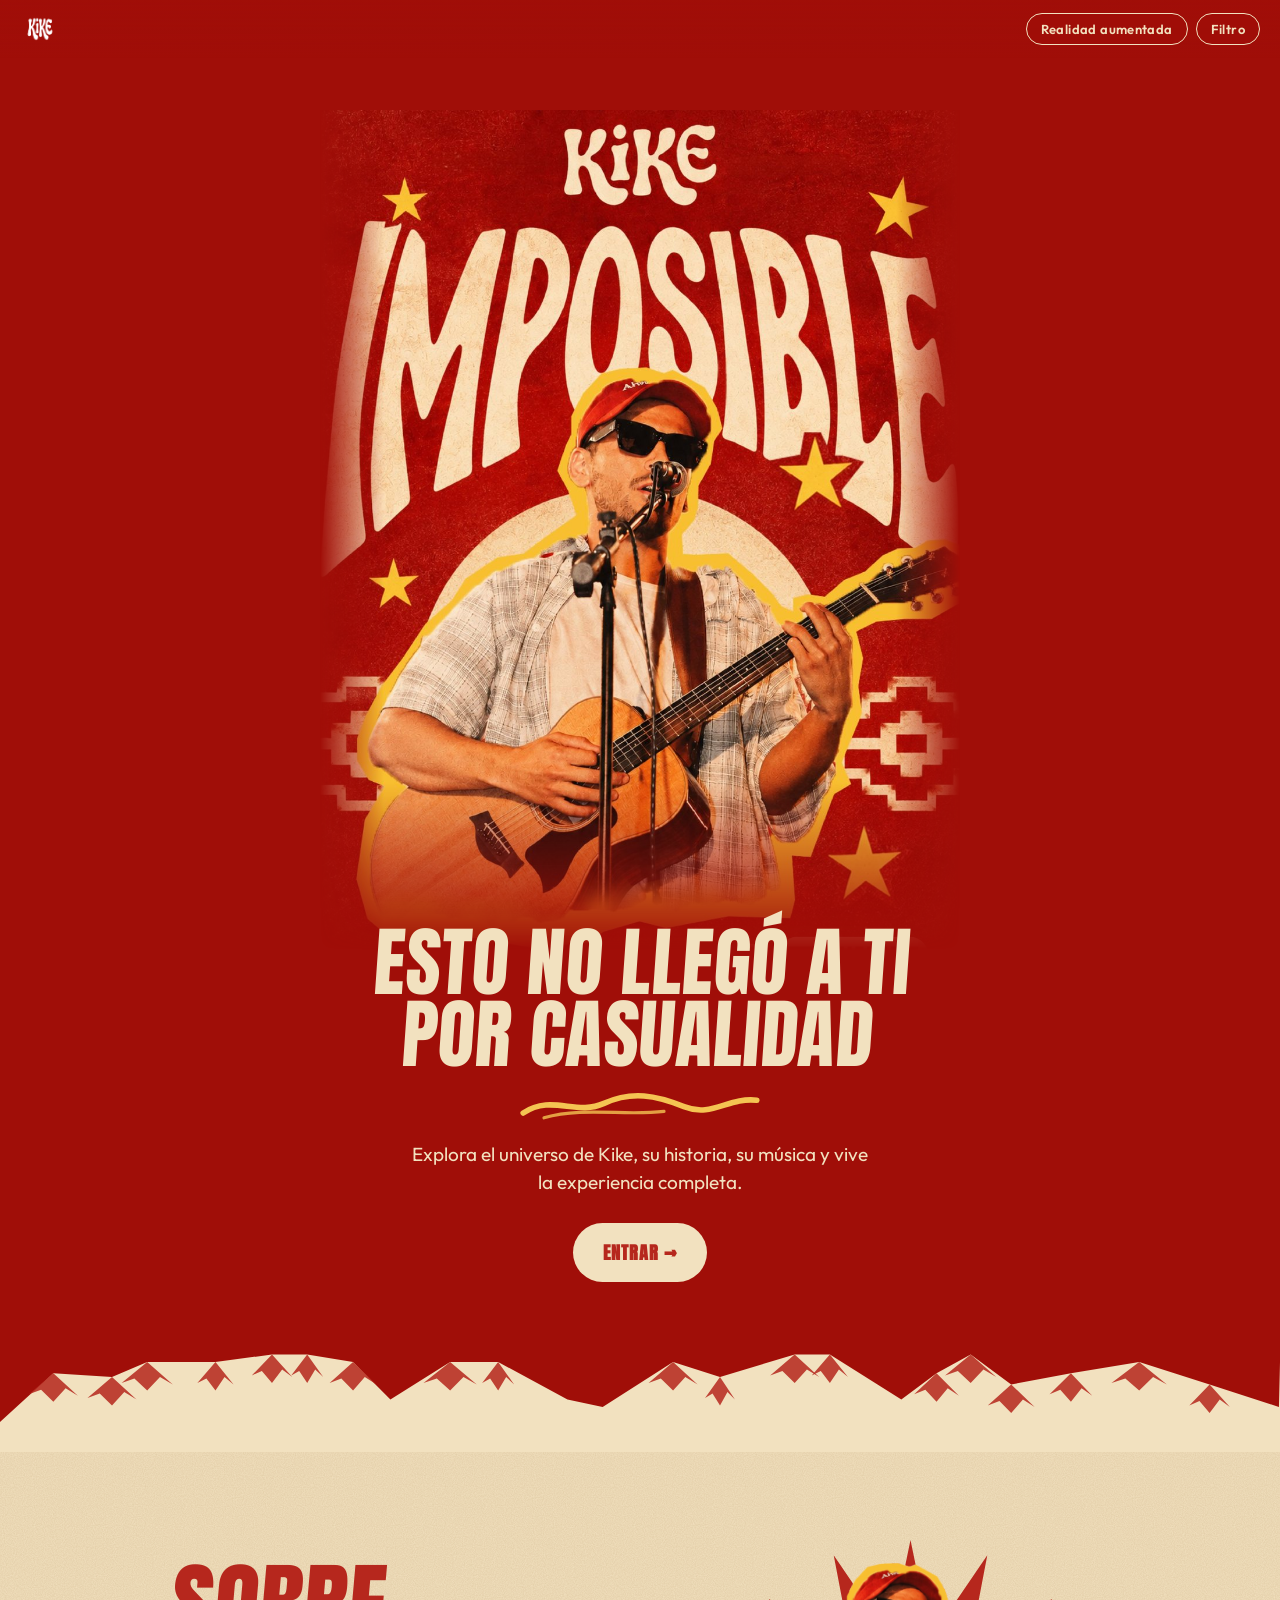
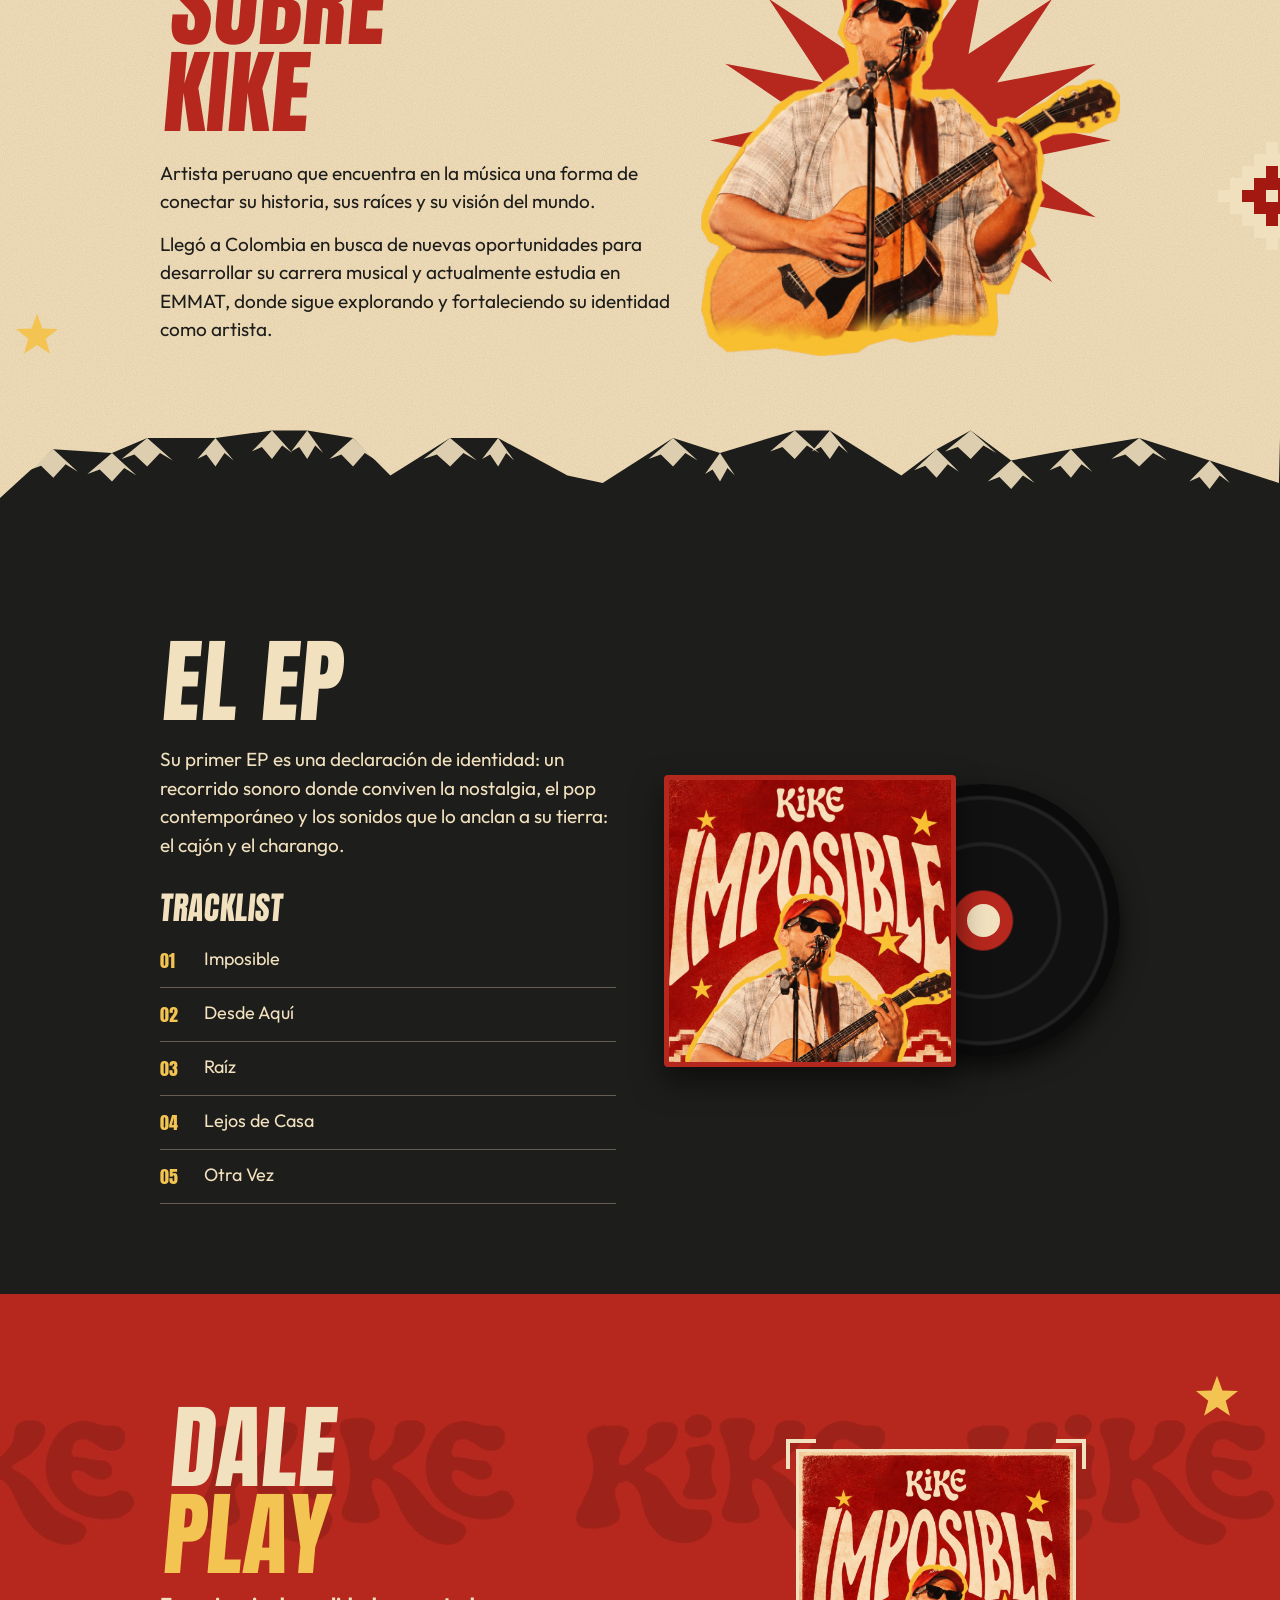
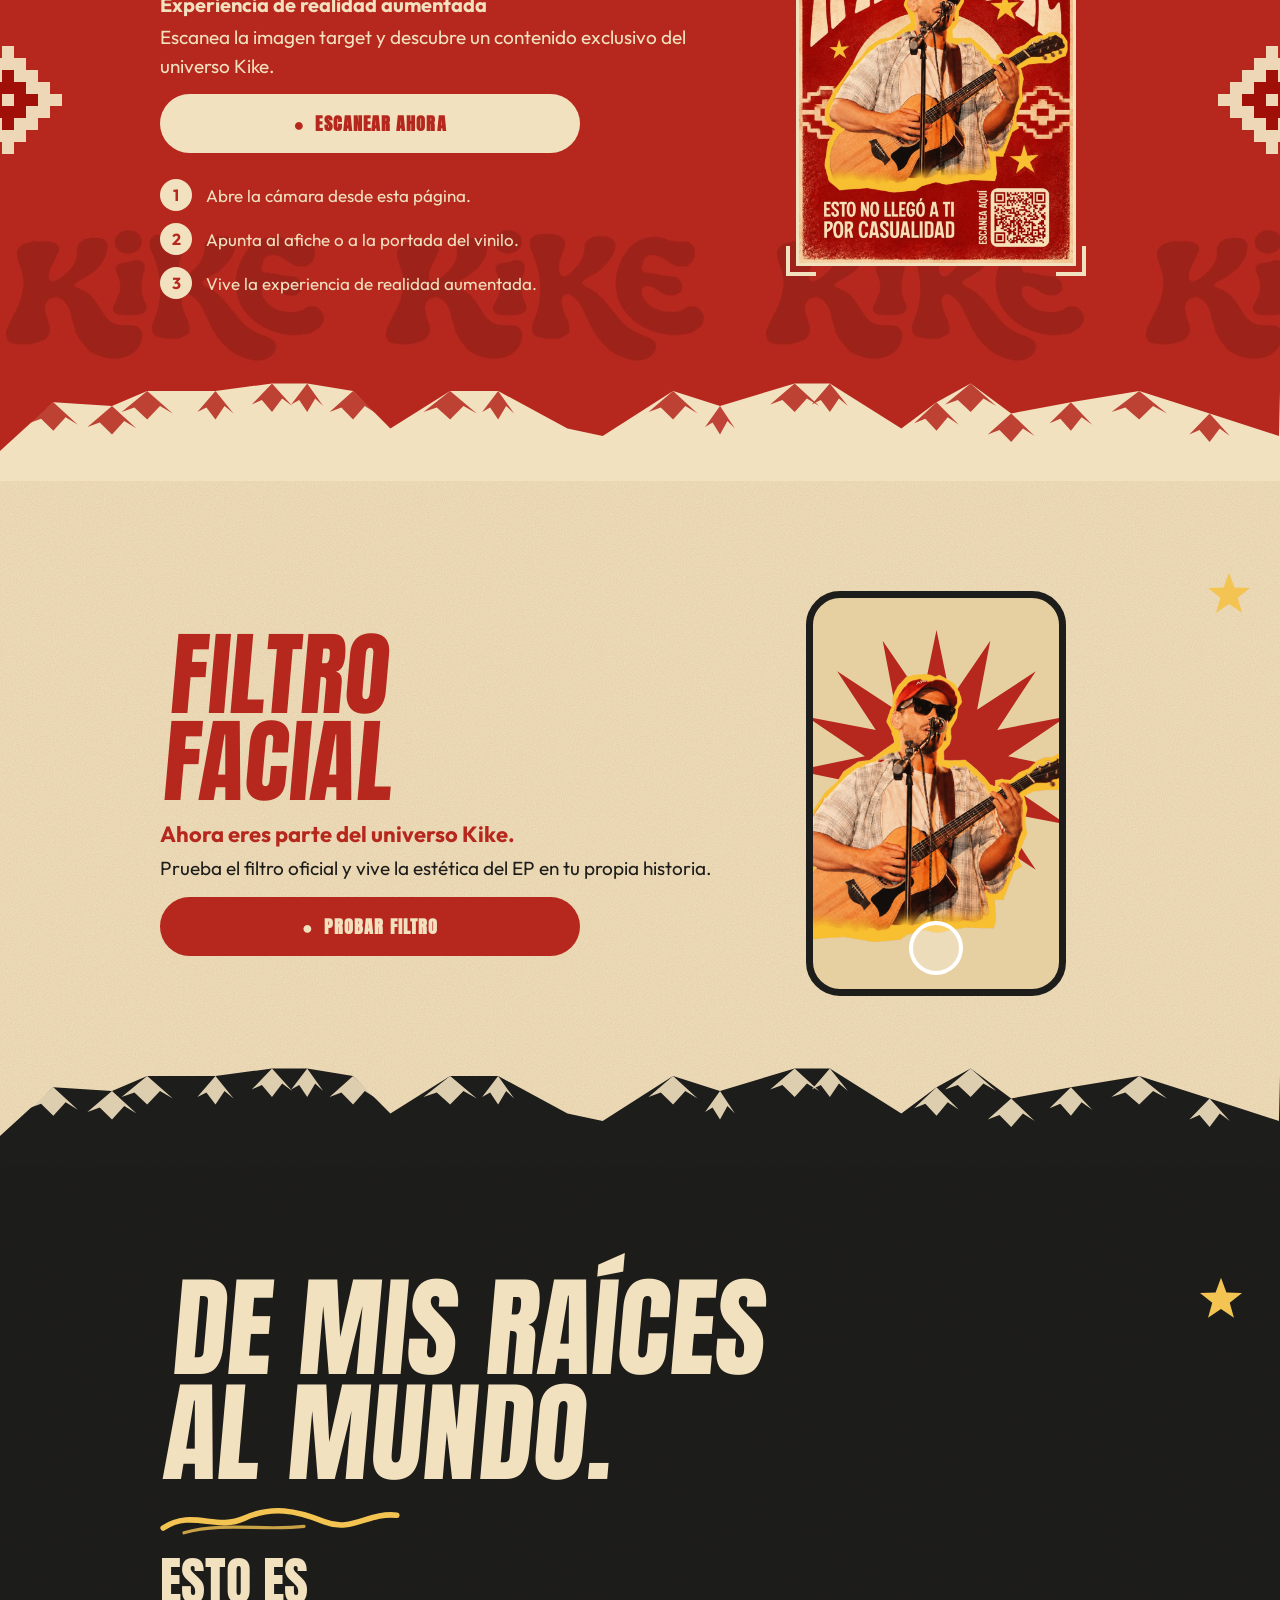
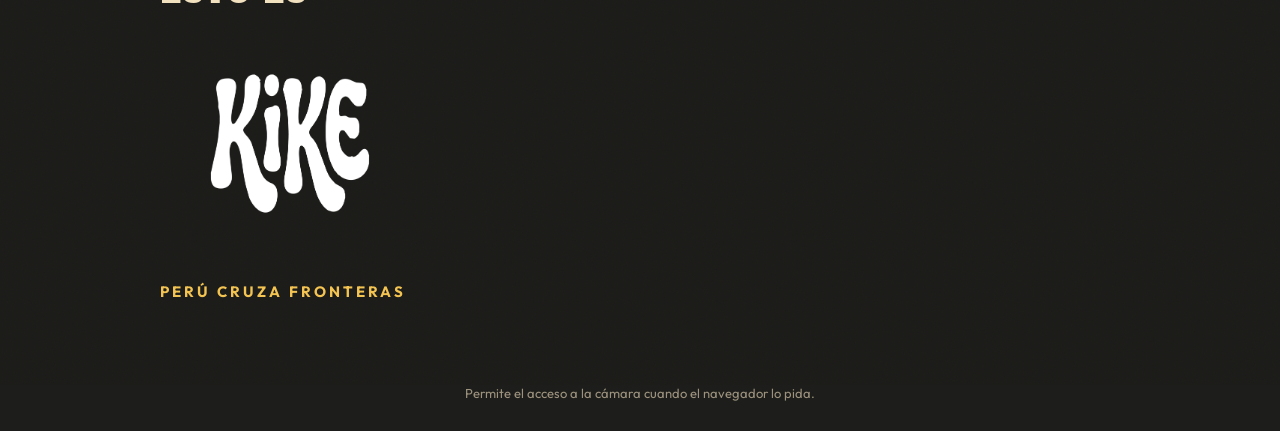
<file: kike/index.html>
<!DOCTYPE html>
<html lang="es">
<head>
  <meta charset="UTF-8" />
  <meta name="viewport" content="width=device-width, initial-scale=1.0" />
  <title>KIKE · IMPOSIBLE — Experiencia de realidad aumentada</title>
  <meta name="description" content="Explora el universo de Kike: su historia, su música y vive la experiencia completa en realidad aumentada." />
  <meta name="theme-color" content="#A00E08" />
  <link rel="preconnect" href="https://fonts.googleapis.com" />
  <link rel="preconnect" href="https://fonts.gstatic.com" crossorigin />
  <link href="https://fonts.googleapis.com/css2?family=Anton&family=Outfit:wght@400;600;700&display=swap" rel="stylesheet" />
  <link rel="stylesheet" href="./css/kike.css" />
</head>
<body>

<div class="barra">
  <img src="./assets/logos/kike-blanco.png" alt="Kike" />
  <nav>
    <a href="#ar">Realidad aumentada</a>
    <a href="#filtro">Filtro</a>
  </nav>
</div>

<!-- 1 · HERO -->
<section class="sec hero rojo-flyer" id="inicio">
  <div class="arte"><img src="./assets/img/hero-flyer.jpg" alt="Kike — Imposible" width="1100" height="1443" /></div>
  <div class="in">
    <h1>Esto no llegó a ti<br/>por casualidad</h1>
    <span class="garabato" style="margin-inline:auto;background-position:center"></span>
    <p>Explora el universo de Kike, su historia, su música y vive la experiencia completa.</p>
    <a class="btn crema" href="#ar">Entrar &rarr;</a>
  </div>
  <div class="montanas cr"></div>
</section>

<!-- 2 · SOBRE KIKE -->
<section class="sec crema papel sobre" id="sobre">
  <span class="estrella" style="left:14px;bottom:170px"></span>
  <div class="in grid">
    <div>
      <h2>Sobre<br/>Kike</h2>
      <p style="margin-top:22px">Artista peruano que encuentra en la música una forma de conectar su historia, sus raíces y su visión del mundo.</p>
      <p>Llegó a Colombia en busca de nuevas oportunidades para desarrollar su carrera musical y actualmente estudia en EMMAT, donde sigue explorando y fortaleciendo su identidad como artista.</p>
    </div>
    <div class="foto"><img src="./assets/img/kike-foto.png" alt="Kike con su guitarra" /></div>
  </div>
  <div class="chakana" style="right:-52px;top:42%"></div>
  <div class="montanas"></div>
</section>

<!-- 3 · EL EP -->
<section class="sec negro ep" id="ep">
  <div class="in cols">
    <div>
      <h2>El EP</h2>
      <p style="margin-top:20px">Su primer EP es una declaración de identidad: un recorrido sonoro donde conviven la nostalgia, el pop contemporáneo y los sonidos que lo anclan a su tierra: el cajón y el charango.</p>
      <h3>Tracklist</h3>
      <ol>
        <li><b>01</b> Imposible</li>
        <li><b>02</b> Desde Aquí</li>
        <li><b>03</b> Raíz</li>
        <li><b>04</b> Lejos de Casa</li>
        <li><b>05</b> Otra Vez</li>
      </ol>
    </div>
    <div class="disco"><span class="vinilo"></span><img class="portada" src="./assets/img/portada.jpg" alt="Portada del EP Imposible" /></div>
  </div>
</section>

<!-- 4 · REALIDAD AUMENTADA (botón 1) -->
<section class="sec rojo dale" id="ar">
  <div class="chakana" style="left:-52px;top:44%"></div><div class="chakana" style="right:-52px;top:44%"></div>
  <span class="estrella" style="right:40px;top:80px"></span>
  <div class="in cols">
    <div>
      <h2>Dale<br/><span>Play</span></h2>
      <p class="lead">Experiencia de realidad aumentada</p>
      <p>Escanea la imagen target y descubre un contenido exclusivo del universo Kike.</p>
      <a class="btn crema ancho" href="./ar/">&#9679;&nbsp; Escanear ahora</a>
      <ol class="pasos">
        <li>Abre la cámara desde esta página.</li>
        <li>Apunta al afiche o a la portada del vinilo.</li>
        <li>Vive la experiencia de realidad aumentada.</li>
      </ol>
    </div>
    <div class="marco"><i></i><i></i><i></i><i></i><img src="./assets/img/afiche.jpg" alt="Imagen target: afiche de Imposible" /></div>
  </div>
  <div class="montanas cr"></div>
</section>

<!-- 5 · FILTRO FACIAL (botón 2) -->
<section class="sec crema papel filtro" id="filtro">
  <span class="estrella" style="right:28px;top:90px"></span>
  <div class="in cols">
    <div>
      <h2>Filtro<br/>facial</h2>
      <p class="lead">Ahora eres parte del universo Kike.</p>
      <p>Prueba el filtro oficial y vive la estética del EP en tu propia historia.</p>
      <a class="btn rojo ancho" href="./filtro/">&#9679;&nbsp; Probar filtro</a>
    </div>
    <div class="telefono"><img src="./assets/img/kike-foto.png" alt="" /><span class="obt"></span></div>
  </div>
  <div class="montanas"></div>
</section>

<!-- 6 · CIERRE -->
<section class="sec negro cierre papel" style="padding-bottom:170px">
  <span class="estrella" style="right:36px;top:110px"></span>
  <div class="in">
    <h2>De mis raíces<br/>al mundo.</h2>
    <span class="garabato"></span>
    <p style="font:400 clamp(30px,8vw,52px)/1 var(--titulo);text-transform:uppercase">Esto es</p>
    <img class="logo" src="./assets/logos/kike-blanco.png" alt="Kike" onerror="this.src='./assets/logos/kike-blanco.png'" />
    <p class="eslogan">Perú cruza fronteras</p>
  </div>
</section>
<footer class="pie">Permite el acceso a la cámara cuando el navegador lo pida.</footer>

</body>
</html>
</file>
<file: kike/css/kike.css>
/* KIKE — "Imposible" · estilos compartidos según brandbook y flyer */
:root{
  --rojo:#B6271D; --rojo-prof:#A00E08; --negro:#1D1D1B; --blanco:#FFFFFF;
  --crema:#F2E1BF; --crema-osc:#E6CFA0; --amarillo:#F4C452;
  --titulo:"Anton","Bebas Neue","Arial Narrow",Impact,sans-serif; /* sustituto de The Bystander Collection */
  --texto:"Outfit","Radikal","Montserrat",system-ui,sans-serif;     /* sustituto de Radikal */
}
*{box-sizing:border-box}
html{scroll-behavior:smooth}
body{margin:0;font-family:var(--texto);color:var(--negro);background:var(--crema);-webkit-font-smoothing:antialiased;overflow-x:hidden}
img{max-width:100%;display:block}
a{color:inherit}

/* barra superior */
.barra{position:fixed;inset:0 0 auto 0;z-index:20;display:flex;align-items:center;justify-content:space-between;padding:12px 20px;background:linear-gradient(#A00E08ee,#A00E0800)}
.barra img{height:34px;width:auto}
.barra nav{display:flex;gap:8px}
.barra nav a{font:600 13px var(--texto);text-decoration:none;color:var(--crema);border:1.5px solid var(--crema);padding:7px 14px;border-radius:99px;letter-spacing:.03em;backdrop-filter:blur(2px)}
.barra nav a:hover{background:var(--crema);color:var(--rojo)}

/* secciones */
.sec{position:relative;padding:84px 24px 150px;overflow:hidden}
.sec>.in{position:relative;z-index:2;max-width:960px;margin:0 auto}
.rojo{background:var(--rojo) url(../assets/img/textura-kike.jpg) center/760px;color:var(--crema)}
.rojo-flyer{background:var(--rojo-prof);color:var(--crema)}
.crema{background:var(--crema);color:var(--rojo)}
.negro{background:var(--negro);color:var(--crema)}
.papel::before{content:"";position:absolute;inset:0;z-index:1;pointer-events:none;opacity:.35;mix-blend-mode:multiply;
  background-image:url("data:image/svg+xml,%3Csvg xmlns='http://www.w3.org/2000/svg' width='300' height='300'%3E%3Cfilter id='n'%3E%3CfeTurbulence type='fractalNoise' baseFrequency='.9' numOctaves='2' stitchTiles='stitch'/%3E%3CfeColorMatrix values='0 0 0 0 .4 0 0 0 0 .25 0 0 0 0 .1 0 0 0 .55 0'/%3E%3C/filter%3E%3Crect width='300' height='300' filter='url(%23n)'/%3E%3C/svg%3E")}
.montanas{position:absolute;left:0;right:0;bottom:0;height:120px;z-index:2;background:url(../assets/svg/montanas.svg) bottom/100% 100% no-repeat;pointer-events:none}
.montanas.cr{background-image:url(../assets/svg/montanas-crema.svg)}
.chakana{position:absolute;z-index:1;width:120px;height:120px;background:url(../assets/svg/chakana.svg) center/contain no-repeat;opacity:.95}
.estrella{position:absolute;z-index:1;width:46px;height:46px;background:url(../assets/svg/estrella.svg) center/contain no-repeat}

/* tipografía */
h1,h2,h3{font-family:var(--titulo);font-weight:400;text-transform:uppercase;margin:0;line-height:.95;letter-spacing:.005em}
h2{font-size:clamp(46px,12vw,92px);transform:skewX(-5deg);transform-origin:left bottom}
h3{font-size:clamp(22px,5vw,32px)}
p{font-size:clamp(16px,2.6vw,19px);line-height:1.5;margin:0 0 14px}
.garabato{display:block;width:min(240px,60%);height:34px;background:url(../assets/svg/garabato.svg) left center/contain no-repeat;margin:18px 0}

/* botones */
.btn{display:inline-flex;align-items:center;gap:10px;padding:16px 30px;border-radius:99px;font:700 18px var(--titulo);letter-spacing:.06em;text-transform:uppercase;text-decoration:none;border:0;cursor:pointer;transition:transform .15s,box-shadow .15s}
.btn:hover,.btn:focus-visible{transform:translateY(-2px);outline:none;box-shadow:0 8px 0 #0003}
.btn.crema{background:var(--crema);color:var(--rojo)}
.btn.rojo{background:var(--rojo);color:var(--crema)}
.btn.amarillo{background:var(--amarillo);color:var(--negro)}
.btn.ancho{display:flex;justify-content:center;width:100%;max-width:420px}

/* HERO */
.hero{padding:56px 0 150px;text-align:center}
.hero .arte{position:relative;max-width:640px;margin:0 auto;
  -webkit-mask-image:linear-gradient(to bottom,#000 80%,transparent 100%),linear-gradient(to right,transparent,#000 10%,#000 90%,transparent);
  -webkit-mask-composite:source-in;mask-image:linear-gradient(to bottom,#000 80%,transparent 100%),linear-gradient(to right,transparent,#000 10%,#000 90%,transparent);mask-composite:intersect}
.hero .arte img{width:100%;height:auto}
.hero .in{margin-top:-24px;padding:0 24px}
.hero h1{font-size:clamp(40px,10vw,76px);transform:skewX(-4deg);color:var(--crema)}
.hero p{max-width:460px;margin:18px auto 26px}

/* SOBRE */
.sobre .grid{display:grid;gap:28px;align-items:center}
.sobre h2{color:var(--rojo)}
.sobre .foto{position:relative;max-width:420px;margin:0 auto}
.sobre .foto::before{content:"";position:absolute;inset:-6% -10% 4% -10%;background:url(../assets/svg/burst.svg) center/contain no-repeat;z-index:0}
.sobre .foto img{position:relative;z-index:1}
.sobre p{color:var(--negro)}

/* EP */
.ep h2{color:var(--crema)}
.ep .disco{position:relative;display:flex;align-items:center;justify-content:flex-start;margin:34px auto;max-width:460px}
.ep .disco img.portada{width:64%;border:5px solid var(--rojo);border-radius:4px;position:relative;z-index:2;box-shadow:0 14px 30px #0008}
.ep .vinilo{position:absolute;right:0;width:60%;aspect-ratio:1;border-radius:50%;background:radial-gradient(circle,var(--rojo) 0 15%,#111 16% 38%,#222 39% 40%,#111 41% 62%,#222 63% 64%,#0b0b0b 65%);z-index:1;box-shadow:0 10px 24px #000a}
.ep .vinilo::after{content:"";position:absolute;inset:44%;border-radius:50%;background:var(--crema)}
.ep ol{list-style:none;margin:10px 0 0;padding:0;max-width:520px}
.ep li{display:flex;gap:14px;padding:13px 0;border-bottom:1px solid #F2E1BF55;font-size:18px}
.ep li b{font-family:var(--titulo);font-weight:400;color:var(--amarillo);width:30px}
.ep h3{color:var(--crema);margin-top:34px;transform:skewX(-5deg)}

/* AR / FILTRO tarjetas de la home */
.dale h2{color:var(--crema)}
.dale h2 span{color:var(--amarillo)}
.dale .lead{font:700 20px var(--texto);margin:14px 0 6px}
.marco{position:relative;max-width:300px;margin:28px 0;padding:10px}
.marco i{position:absolute;width:30px;height:30px;border:4px solid var(--crema)}
.marco i:nth-child(1){top:0;left:0;border-right:0;border-bottom:0}
.marco i:nth-child(2){top:0;right:0;border-left:0;border-bottom:0}
.marco i:nth-child(3){bottom:0;left:0;border-right:0;border-top:0}
.marco i:nth-child(4){bottom:0;right:0;border-left:0;border-top:0}
.marco img{border:3px solid var(--crema)}
.pasos{list-style:none;padding:0;margin:26px 0 0;counter-reset:p;max-width:420px}
.pasos li{counter-increment:p;display:flex;gap:14px;align-items:center;margin:12px 0;font-size:17px}
.pasos li::before{content:counter(p);flex:none;width:32px;height:32px;border-radius:50%;background:var(--crema);color:var(--rojo);display:grid;place-items:center;font:700 16px var(--texto)}

.filtro h2{color:var(--rojo)}
.filtro .lead{font:700 22px var(--texto);color:var(--rojo);margin:14px 0 6px}
.filtro p{color:var(--negro)}
.telefono{position:relative;max-width:260px;margin:28px 0;border:7px solid var(--negro);border-radius:34px;overflow:hidden;background:var(--crema-osc);aspect-ratio:9/14}
.telefono::before{content:"";position:absolute;inset:8% -10% 20%;background:url(../assets/svg/burst.svg) center/contain no-repeat}
.telefono img{position:absolute;left:-8%;right:-8%;bottom:12%;width:116%;max-width:none}
.telefono .obt{position:absolute;bottom:14px;left:50%;transform:translateX(-50%);width:54px;height:54px;border-radius:50%;border:4px solid var(--blanco);background:#fff4}

.cierre{text-align:left}
.cierre h2{font-size:clamp(52px,14vw,110px);color:var(--crema)}
.cierre .logo{width:min(260px,70%);margin:26px 0 0}
.cierre .eslogan{color:var(--amarillo);font:700 15px var(--texto);letter-spacing:.2em;text-transform:uppercase;margin-top:28px}
footer.pie{background:var(--negro);color:#F2E1BF99;text-align:center;font-size:13px;padding:0 20px 30px}

/* páginas AR / filtro */
.exp{min-height:100svh;display:flex;flex-direction:column}
.exp header{position:relative;z-index:5;display:flex;justify-content:space-between;align-items:center;padding:14px 18px}
.exp header img{height:32px}
.exp header a.volver{font:600 14px var(--texto);text-decoration:none;color:var(--crema);border:1.5px solid var(--crema);padding:7px 14px;border-radius:99px}
.exp main{flex:1;display:flex;flex-direction:column;align-items:center;justify-content:center;text-align:center;padding:16px 24px 90px;position:relative;z-index:3}
.exp main h1{font-size:clamp(46px,13vw,84px);transform:skewX(-5deg);margin-bottom:8px}
.exp main p{max-width:420px}
.exp.crema h1{color:var(--rojo)}
.exp.crema main p{color:var(--negro)}
.exp.crema header a.volver{color:var(--rojo);border-color:var(--rojo)}
.nota{font-size:14px;opacity:.85;margin-top:18px}

@media (min-width:820px){
  .sec{padding:110px 48px 170px}
  .sobre .grid{grid-template-columns:1.1fr .9fr}
  .ep .cols{display:grid;grid-template-columns:1fr 1fr;gap:48px;align-items:center}
  .ep .disco{margin:0}
  .dale .cols,.filtro .cols{display:grid;grid-template-columns:1.2fr .8fr;gap:40px;align-items:center}
  .marco,.telefono{margin:0 auto}
}
.sec.ep{padding-bottom:90px}
.sec.cierre{padding-bottom:70px!important}
.telefono{width:260px}
</file>
